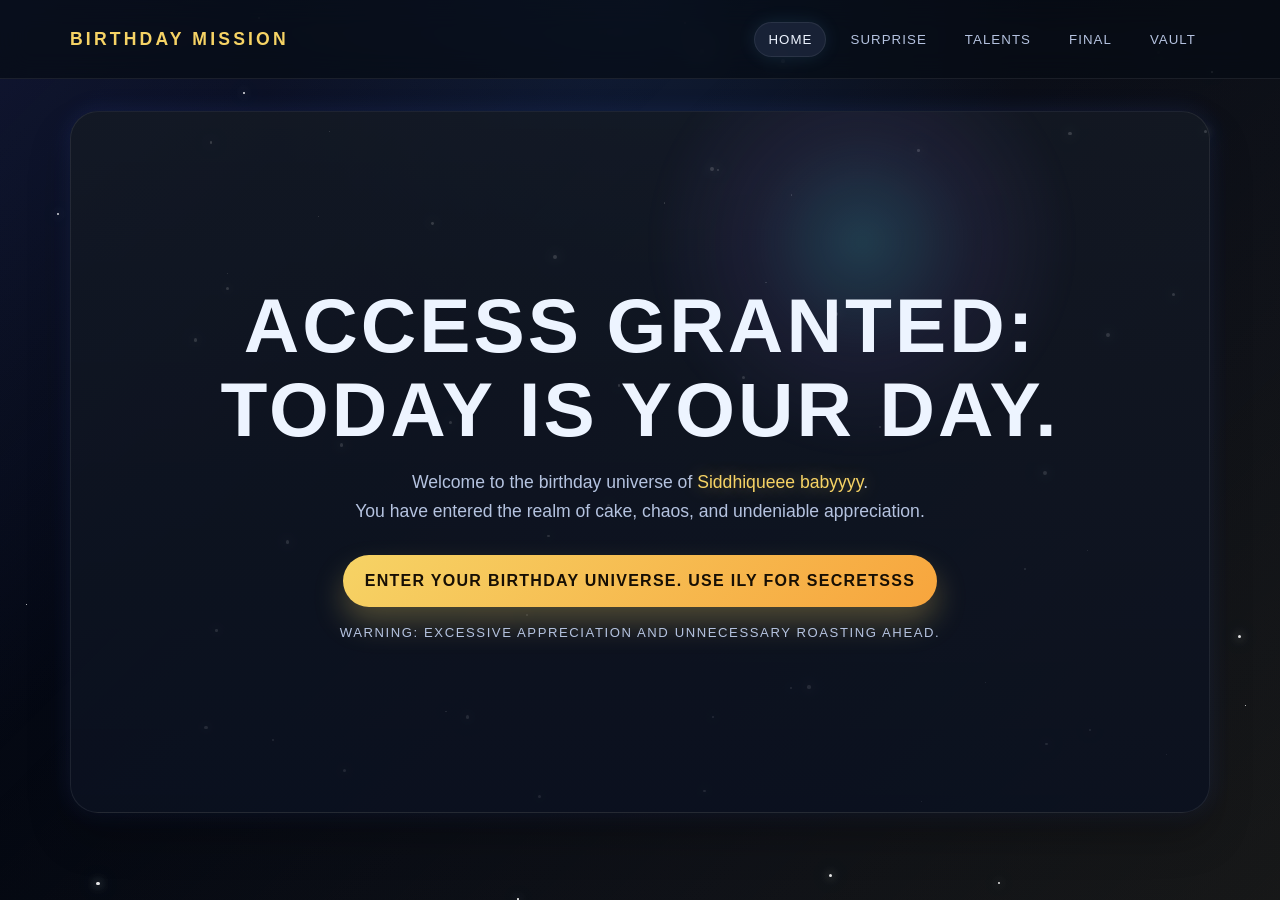
<file: index.html>
<!DOCTYPE html>
<html lang="en">
  <head>
    <meta charset="UTF-8" />
    <meta name="viewport" content="width=device-width, initial-scale=1.0" />
    <title>Birthday Portal</title>
    <link rel="stylesheet" href="css/style.css" />
    <link rel="stylesheet" href="css/animations.css" />
  </head>
  <body>
    <div class="stars" aria-hidden="true"></div>
    <div class="page-shell">
      <header class="topbar">
        <div class="topbar-inner">
          <div class="brand">Birthday Mission</div>
          <nav class="nav-links" aria-label="Main navigation">
            <a class="nav-link active" href="index.html" data-page="index.html">Home</a>
            <a class="nav-link" href="surprise.html" data-page="surprise.html">Surprise</a>
            <a class="nav-link" href="talents.html" data-page="talents.html">Talents</a>
            <!-- <a class="nav-link" href="roast.html" data-page="roast.html">Roast</a> -->
            <!-- <a class="nav-link" href="games.html" data-page="games.html">Arcade</a> -->
            <a class="nav-link" href="final.html" data-page="final.html">Final</a>
            <a class="nav-link" href="vault.html" data-page="vault.html">Vault</a>
          </nav>
          <!-- <button id="soundToggle" class="nav-btn" type="button" aria-pressed="true">🔊 Sound On</button> -->
        </div>
      </header>

      <main class="container">
        <section class="hero pulse-glow">
          <div class="hero-content fade-up">
            <!-- <div class="eyebrow" data-type-line>System Boot</div> -->
            <h1><span data-intro-line>ACCESS GRANTED: TODAY IS YOUR DAY.</span></h1>
            <div class="hero-subheader">
              Welcome to the birthday universe of <span class="big-name">Siddhiqueee babyyyy</span>.<br />
              You have entered the realm of cake, chaos, and undeniable appreciation.
            </div>
            <div class="hero-actions">
              <a class="primary-btn" href="surprise.html">ENTER YOUR BIRTHDAY UNIVERSE. USE ILY FOR SECRETSSS</a>
            </div>
            <div class="warning-note">Warning: excessive appreciation and unnecessary roasting ahead.</div>
          </div>
        </section>
      </main>
    </div>

    <script src="js/config.js"></script>
    <script src="js/main.js"></script>
    <script src="js/navigation.js"></script>
  </body>
</html>
</file>
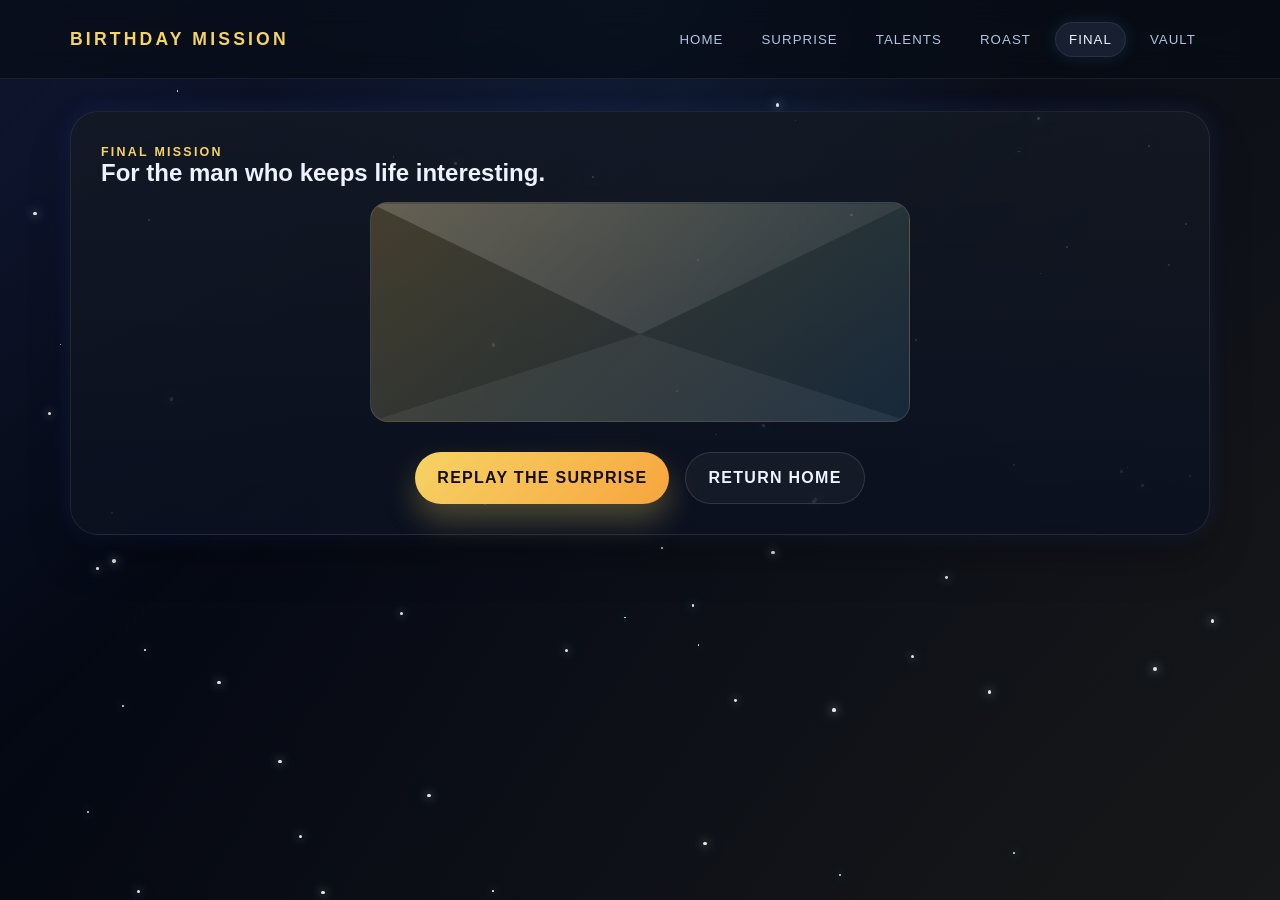
<file: final.html>
<!DOCTYPE html>
<html lang="en">
  <head>
    <meta charset="UTF-8" />
    <meta name="viewport" content="width=device-width, initial-scale=1.0" />
    <title>Final Birthday Message</title>
    <link rel="stylesheet" href="css/style.css" />
    <link rel="stylesheet" href="css/animations.css" />
  </head>
  <body>
    <div class="stars" aria-hidden="true"></div>
    <div class="page-shell">
      <header class="topbar">
        <div class="topbar-inner">
          <div class="brand">Birthday Mission</div>
          <nav class="nav-links" aria-label="Main navigation">
            <a class="nav-link" href="index.html" data-page="index.html">Home</a>
            <a class="nav-link" href="surprise.html" data-page="surprise.html">Surprise</a>
            <a class="nav-link" href="talents.html" data-page="talents.html">Talents</a>
            <a class="nav-link" href="roast.html" data-page="roast.html">Roast</a>
            <!-- <a class="nav-link" href="games.html" data-page="games.html">Arcade</a> -->
            <a class="nav-link active" href="final.html" data-page="final.html">Final</a>
            <a class="nav-link" href="vault.html" data-page="vault.html">Vault</a>
          </nav>
          <!-- <button id="soundToggle" class="nav-btn" type="button" aria-pressed="true">🔊 Sound On</button> -->
        </div>
      </header>

      <main class="container">
        <section class="final-letter-wrap fade-up">
          <div class="section-label">Final Mission</div>
          <h2>For the man who keeps life interesting.</h2>
          <div class="envelope" id="letterEnvelope" aria-label="Open birthday envelope">
            <div class="letter-paper">
              <p><strong data-birthday-greeting>Happy Birthday</strong> <span>BABBYYYY</span></p>
              <span>
                Hi baby!!!!
Happy 22nd bd!!!!
Its been 576 days since we started dating and every day has been joyful because of you..
I love you sooo sooo soooo muchhhhhh !!!
I love you more than anything in this world and you are the best thing that ever happened to me!!!
Everything about you iss soo freaking amazing and ik I might be thinking a bit too much but I cant wait to marry you and live with you forever./
Thanks for making me become a better person and thanks for existing honestly.
You make my days better and you make me look forward to waking up everyday ..
I know im talking bullshit but it is what it is.
Thanks for taking me on bike rides and thanks for always having my back!!
No matter how many tantrums I throw, you deal with everyone of them and you dont even get mad at me :sob: !
Im really lucky to have you as MY BOYFRIENDDDDDD
YOU ARE MY BOYFRIENDDDD AAAAAA IM FREAKING OUT WHILE WRITING THISSSSSS
I LOVE YOU SOOOO MUCHHHHHHHH 
I WANNA TELL HOW MUCH YOU MEAN TO ME BUT WORDS ARE JUST NOT ENOUGHHH
YOU FREAKING HOT PERSON 
I LOVEEEE YOUUUUUUUUUUUUU
              </span>
            </div>
          </div>
          <div class="button-row">
            <button class="primary-btn" id="replaySurprise" type="button">Replay the Surprise</button>
            <a class="secondary-btn" href="index.html">Return Home</a>
          </div>
        </section>
      </main>
    </div>

    <script src="js/config.js"></script>
    <script src="js/main.js"></script>
    <script src="js/navigation.js"></script>
    <script>
      document.addEventListener('DOMContentLoaded', () => {
        const envelope = document.getElementById('letterEnvelope');
        const replay = document.getElementById('replaySurprise');
        if (envelope) {
          envelope.addEventListener('click', () => {
            envelope.classList.toggle('open');
            window.birthdayAudio.play('celebration');
          });
        }
        if (replay) {
          replay.addEventListener('click', () => {
            window.location.href = 'surprise.html';
          });
        }
      });
    </script>
  </body>
</html>
</file>
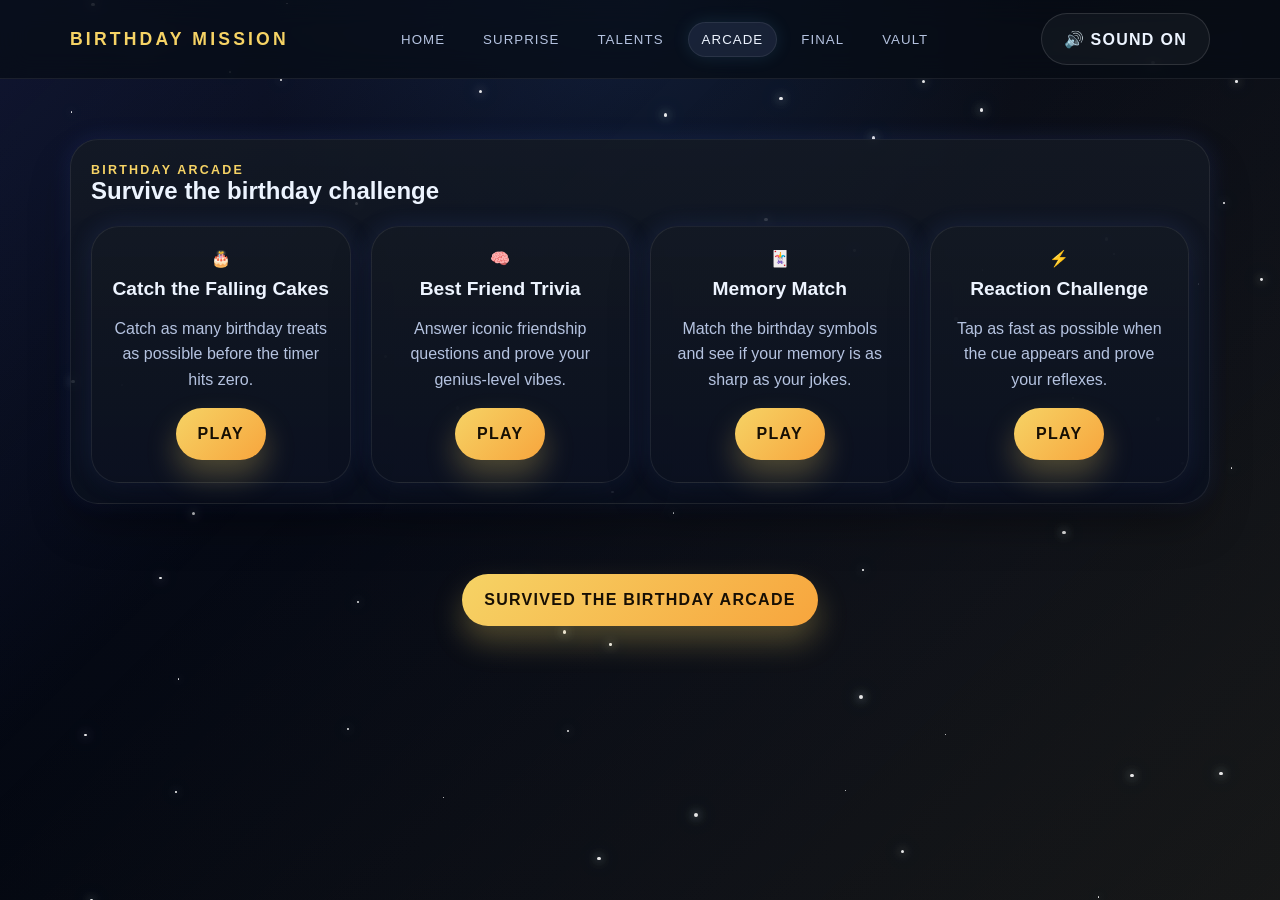
<file: games.html>
<!DOCTYPE html>
<html lang="en">
  <head>
    <meta charset="UTF-8" />
    <meta name="viewport" content="width=device-width, initial-scale=1.0" />
    <title>Birthday Arcade</title>
    <link rel="stylesheet" href="css/style.css" />
    <link rel="stylesheet" href="css/animations.css" />
    <link rel="stylesheet" href="css/games.css" />
  </head>
  <body>
    <div class="stars" aria-hidden="true"></div>
    <div class="page-shell">
      <header class="topbar">
        <div class="topbar-inner">
          <div class="brand">Birthday Mission</div>
          <nav class="nav-links" aria-label="Main navigation">
            <a class="nav-link" href="index.html" data-page="index.html">Home</a>
            <a class="nav-link" href="surprise.html" data-page="surprise.html">Surprise</a>
            <a class="nav-link" href="talents.html" data-page="talents.html">Talents</a>
            <!-- <a class="nav-link" href="roast.html" data-page="roast.html">Roast</a> -->
            <a class="nav-link active" href="games.html" data-page="games.html">Arcade</a>
            <a class="nav-link" href="final.html" data-page="final.html">Final</a>
            <a class="nav-link" href="vault.html" data-page="vault.html">Vault</a>
          </nav>
          <button id="soundToggle" class="nav-btn" type="button" aria-pressed="true">🔊 Sound On</button>
        </div>
      </header>

      <main class="container game-arcade-wrap">
        <section id="arcade-menu" class="panel game-panel active">
          <div class="section-label">Birthday Arcade</div>
          <h2>Survive the birthday challenge</h2>
          <div class="arcade-menu">
            <div class="game-card">
              <div aria-hidden="true">🎂</div>
              <h3>Catch the Falling Cakes</h3>
              <p>Catch as many birthday treats as possible before the timer hits zero.</p>
              <button class="primary-btn" data-game-start="cake-catch" type="button">Play</button>
            </div>
            <div class="game-card">
              <div aria-hidden="true">🧠</div>
              <h3>Best Friend Trivia</h3>
              <p>Answer iconic friendship questions and prove your genius-level vibes.</p>
              <button class="primary-btn" data-game-start="trivia" type="button">Play</button>
            </div>
            <div class="game-card">
              <div aria-hidden="true">🃏</div>
              <h3>Memory Match</h3>
              <p>Match the birthday symbols and see if your memory is as sharp as your jokes.</p>
              <button class="primary-btn" data-game-start="memory-match" type="button">Play</button>
            </div>
            <div class="game-card">
              <div aria-hidden="true">⚡</div>
              <h3>Reaction Challenge</h3>
              <p>Tap as fast as possible when the cue appears and prove your reflexes.</p>
              <button class="primary-btn" data-game-start="reaction" type="button">Play</button>
            </div>
          </div>
        </section>

        <section id="cake-catch-game" class="panel game-panel">
          <div class="section-label">Game 1</div>
          <h3>Catch the Falling Cakes</h3>
          <div class="game-stats">
            <span class="status-pill">Score: <span data-score>0</span></span>
            <span class="status-pill">Time: <span data-timer>20s</span></span>
          </div>
          <div class="cake-field">
            <div class="cake-basket" aria-label="Basket">🧺</div>
          </div>
          <div class="game-cta">
            <button class="primary-btn" data-game-action="start" type="button">Start Game</button>
            <button class="secondary-btn" data-game-action="restart" type="button">Restart</button>
            <button class="ghost-btn" data-back-to-menu type="button">Back to Arcade</button>
          </div>
          <p class="memo-line" data-status>Catch the cakes before the timer ends.</p>
        </section>

        <section id="trivia-game" class="panel game-panel">
          <div class="section-label">Game 2</div>
          <h3>Best Friend Trivia</h3>
          <div class="game-stats">
            <span class="status-pill" data-question-counter>Question 1/10</span>
            <span class="status-pill" data-score>Score: 0</span>
          </div>
          <div class="question-wrap">
            <h4 data-question>Loading question...</h4>
            <div data-choices></div>
            <p class="memo-line" data-feedback></p>
            <div class="game-cta">
              <button class="primary-btn" type="button" data-next-question>Next Question</button>
              <button class="secondary-btn" type="button" data-restart-trivia>Restart Trivia</button>
              <button class="ghost-btn" data-back-to-menu type="button">Back to Arcade</button>
            </div>
            <div data-result-screen class="hidden"></div>
          </div>
        </section>

        <section id="memory-match-game" class="panel game-panel">
          <div class="section-label">Game 3</div>
          <h3>Memory Match</h3>
          <div class="game-stats">
            <span class="status-pill" data-matches-status>Find all the pairs.</span>
            <span class="status-pill" data-moves>Moves: 0</span>
            <span class="status-pill" data-time>Time: 0s</span>
          </div>
          <div class="match-wrap">
            <div class="memory-board" data-memory-board></div>
            <div class="game-cta">
              <button class="secondary-btn" type="button" data-restart-memory>Replay Match</button>
              <button class="ghost-btn" data-back-to-menu type="button">Back to Arcade</button>
            </div>
            <div class="status-pill hidden" data-match-success style="margin-top: 16px;">Memory match complete.</div>
          </div>
        </section>

        <section id="reaction-game" class="panel game-panel">
          <div class="section-label">Game 4</div>
          <h3>Birthday Reaction Challenge</h3>
          <div class="reaction-wrap">
            <div class="reaction-cue" data-reaction-cue>Wait for it...</div>
            <div class="game-cta">
              <button class="primary-btn" type="button" data-reaction-start>Start Challenge</button>
              <button class="secondary-btn" type="button" data-reaction-restart>Restart</button>
              <button class="ghost-btn" data-back-to-menu type="button">Back to Arcade</button>
            </div>
            <p class="memo-line" data-reaction-result>Press start and wait for the signal.</p>
            <div data-start-screen>
              <p class="memo-line">The cue will appear after a random delay. Do not click early. Precision is the goal.</p>
            </div>
          </div>
        </section>

        <div class="button-row">
          <a class="primary-btn survived-button" href="final.html">Survived the Birthday Arcade</a>
        </div>
      </main>
    </div>

    <script src="js/config.js"></script>
    <script src="js/main.js"></script>
    <script src="js/navigation.js"></script>
    <script src="js/games.js"></script>
  </body>
</html>
</file>
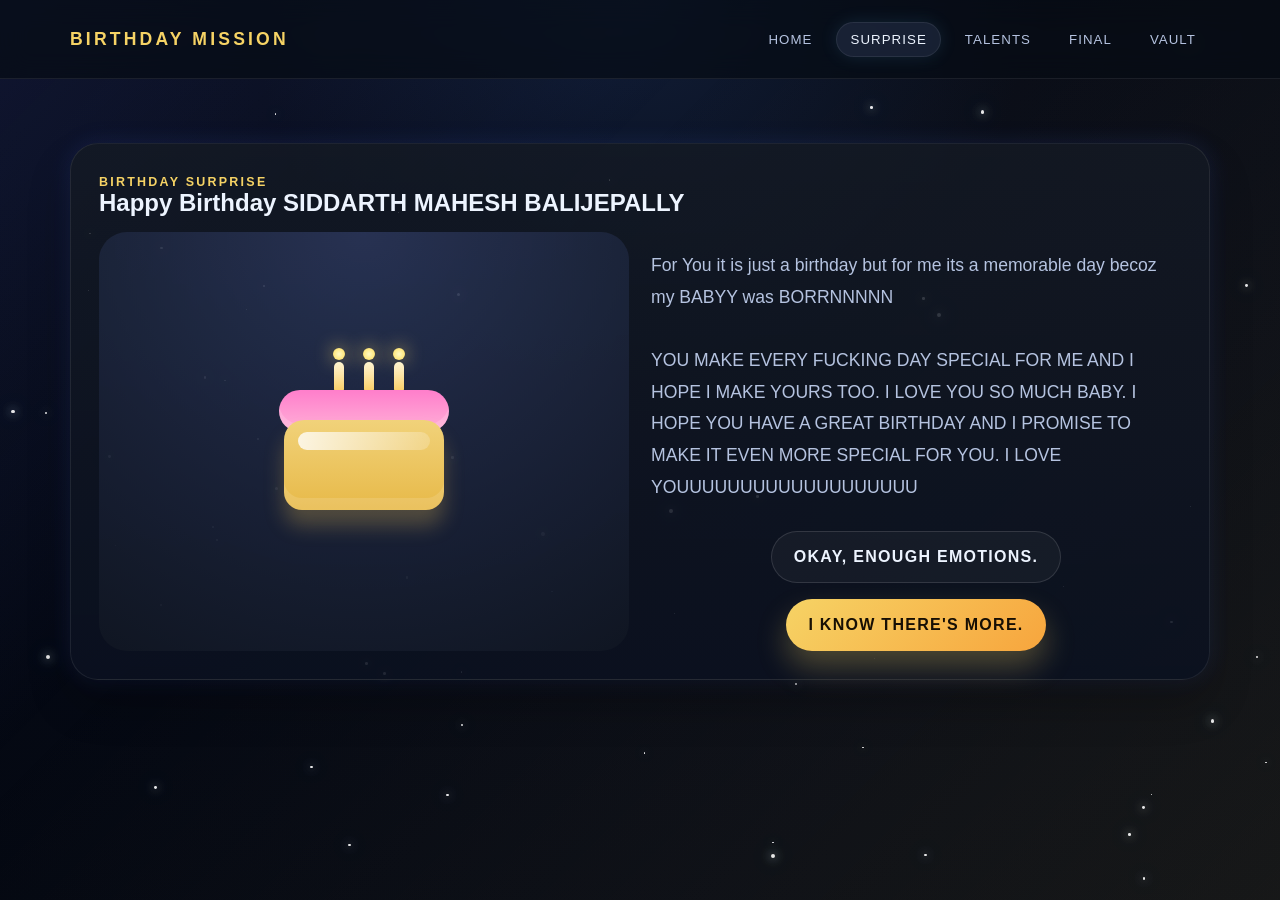
<file: surprise.html>
<!DOCTYPE html>
<html lang="en">
  <head>
    <meta charset="UTF-8" />
    <meta name="viewport" content="width=device-width, initial-scale=1.0" />
    <title>Birthday Surprise</title>
    <link rel="stylesheet" href="css/style.css" />
    <link rel="stylesheet" href="css/animations.css" />
  </head>
  <body>
    <div class="stars" aria-hidden="true"></div>
    <div class="page-shell">
      <header class="topbar">
        <div class="topbar-inner">
          <div class="brand">Birthday Mission</div>
          <nav class="nav-links" aria-label="Main navigation">
            <a class="nav-link" href="index.html" data-page="index.html">Home</a>
            <a class="nav-link active" href="surprise.html" data-page="surprise.html">Surprise</a>
            <a class="nav-link" href="talents.html" data-page="talents.html">Talents</a>
            <!-- <a class="nav-link" href="roast.html" data-page="roast.html">Roast</a> -->
            <!-- <a class="nav-link" href="games.html" data-page="games.html">Arcade</a> -->
            <a class="nav-link" href="final.html" data-page="final.html">Final</a>
            <a class="nav-link" href="vault.html" data-page="vault.html">Vault</a>
          </nav>
          <!-- <button id="soundToggle" class="nav-btn" type="button" aria-pressed="true">🔊 Sound On</button> -->
        </div>
      </header>

      <main class="container">
        <section class="panel fade-up">
          <div class="section-label">Birthday Surprise</div>
          <h2>Happy Birthday SIDDARTH MAHESH BALIJEPALLY</h2>
          <div class="confetti-container" id="confettiContainer" aria-hidden="true"></div>
          <div class="grid-two">
            <div class="cake-display">
              <div class="cake-illustration" aria-label="Birthday cake illustration">
                <div class="cake-candle" style="left: 35%;"></div>
                <div class="cake-candle" style="left: 50%;"></div>
                <div class="cake-candle" style="left: 65%;"></div>
                <div class="cake-icing"></div>
                <div class="cake-body"></div>
              </div>
            </div>
            <div>
              <p class="memo-line">
                For You it is just a birthday but for me its a memorable day becoz my BABYY was BORRNNNNN<br /><br />
                YOU MAKE EVERY FUCKING DAY SPECIAL FOR ME AND I HOPE I MAKE YOURS TOO. I LOVE YOU SO MUCH BABY. I HOPE YOU HAVE A GREAT BIRTHDAY AND I PROMISE TO MAKE IT EVEN MORE SPECIAL FOR YOU. I LOVE YOUUUUUUUUUUUUUUUUUUU
              </p>
              <!-- <div class="funny-response" id="funnyResponse">The birthday mission has started. Expect applause, cake, and light emotional damage.</div> -->
              <div class="button-row">
                <button class="secondary-btn" id="emotionButton" type="button">OKAY, ENOUGH EMOTIONS.</button>
                <button class="primary-btn" id="moreButton" type="button">I KNOW THERE'S MORE.</button>
              </div>
            </div>
          </div>
        </section>
      </main>
    </div>

    <script src="js/config.js"></script>
    <script src="js/main.js"></script>
    <script src="js/navigation.js"></script>
    <script src="js/surprises.js"></script>
  </body>
</html>
</file>
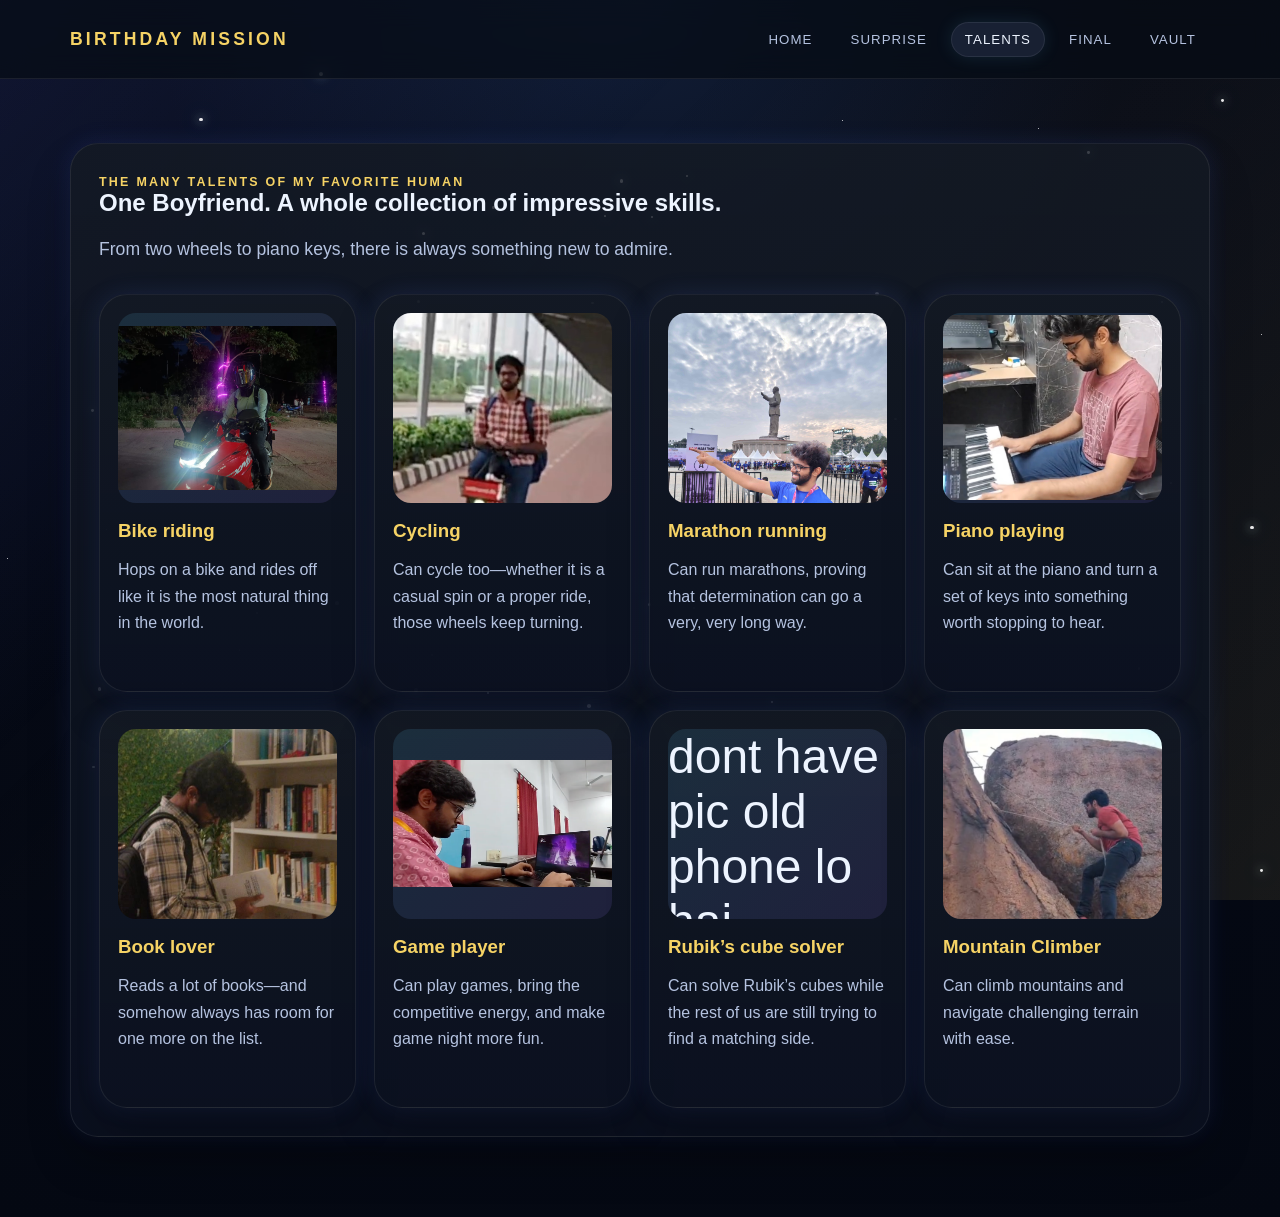
<file: talents.html>
<!DOCTYPE html>
<html lang="en">
  <head>
    <meta charset="UTF-8" />
    <meta name="viewport" content="width=device-width, initial-scale=1.0" />
    <title>All Your Talents</title>
    <link rel="stylesheet" href="css/style.css" />
    <link rel="stylesheet" href="css/animations.css" />
  </head>
  <body>
    <div class="stars" aria-hidden="true"></div>
    <div class="page-shell">
      <header class="topbar">
        <div class="topbar-inner">
          <div class="brand">Birthday Mission</div>
          <nav class="nav-links" aria-label="Main navigation">
            <a class="nav-link" href="index.html" data-page="index.html">Home</a>
            <a class="nav-link" href="surprise.html" data-page="surprise.html">Surprise</a>
            <a class="nav-link active" href="talents.html" data-page="talents.html">Talents</a>
            <!-- <a class="nav-link" href="roast.html" data-page="roast.html">Roast</a> -->
            <!-- <a class="nav-link" href="games.html" data-page="games.html">Arcade</a> -->
            <a class="nav-link" href="final.html" data-page="final.html">Final</a>
            <a class="nav-link" href="vault.html" data-page="vault.html">Vault</a>
          </nav>
          <!-- <button id="soundToggle" class="nav-btn" type="button" aria-pressed="true">🔊 Sound On</button> -->
        </div>
      </header>

      <main class="container">
        <section class="panel fade-up">
          <div class="section-label">The many talents of my favorite human</div>
          <h2>One Boyfriend. A whole collection of impressive skills.</h2>
          <p class="memo-line">From two wheels to piano keys, there is always something new to admire.</p>

          <div class="talent-grid">
            <article class="talent-card" data-talent-id="bike-riding">
              <div class="talent-photo">
                <!-- <span class="talent-icon" aria-hidden="true">🚲</span> -->
                <img src="./assets/images/bike.JPG"/>
              </div>
              <h3>Bike riding</h3>
              <p>Hops on a bike and rides off like it is the most natural thing in the world.</p>
              <div class="talent-photo-controls">
                <!-- <label class="secondary-btn talent-photo-button">
                  Add photo
                  <input class="talent-photo-input visually-hidden" type="file" accept="image/*" aria-label="Add a photo for bike riding" />
                </label> -->
                <button class="ghost-btn talent-photo-remove" type="button" hidden>Remove photo</button>
              </div>
              <p class="talent-photo-status" aria-live="polite"></p>
            </article>
            <article class="talent-card" data-talent-id="cycling">
              <div class="talent-photo">
                <!-- <span class="talent-icon" aria-hidden="true">🚴</span> -->
                <img src="./assets/images/cycle.jpg" hidden />
              </div>
              <h3>Cycling</h3>
              <p>Can cycle too—whether it is a casual spin or a proper ride, those wheels keep turning.</p>
              <div class="talent-photo-controls">
                <!-- <label class="secondary-btn talent-photo-button">
                  Add photo
                  <input class="talent-photo-input visually-hidden" type="file" accept="image/*" aria-label="Add a photo for cycling" />
                </label> -->
                <button class="ghost-btn talent-photo-remove" type="button" hidden>Remove photo</button>
              </div>
              <p class="talent-photo-status" aria-live="polite"></p>
            </article>
            <article class="talent-card" data-talent-id="marathon-running">
              <div class="talent-photo">
                <!-- <span class="talent-icon" aria-hidden="true">🏃</span> -->
                <img src="./assets/images/marathon.jpg"  />
              </div>
              <h3>Marathon running</h3>
              <p>Can run marathons, proving that determination can go a very, very long way.</p>
              <div class="talent-photo-controls">
                <!-- <label class="secondary-btn talent-photo-button">
                  Add photo
                  <input class="talent-photo-input visually-hidden" type="file" accept="image/*" aria-label="Add a photo for marathon running" />
                </label> -->
                <button class="ghost-btn talent-photo-remove" type="button" hidden>Remove photo</button>
              </div>
              <p class="talent-photo-status" aria-live="polite"></p>
            </article>
            <article class="talent-card" data-talent-id="piano-playing">
              <div class="talent-photo">
                <!-- <span class="talent-icon" aria-hidden="true">🎹</span> -->
                <img src="./assets/images/piano.jpg"/>
              </div>
              <h3>Piano playing</h3>
              <p>Can sit at the piano and turn a set of keys into something worth stopping to hear.</p>
              <div class="talent-photo-controls">
                <!-- <label class="secondary-btn talent-photo-button">
                  Add photo
                  <input class="talent-photo-input visually-hidden" type="file" accept="image/*" aria-label="Add a photo for piano playing" />
                </label> -->
                <button class="ghost-btn talent-photo-remove" type="button" hidden>Remove photo</button>
              </div>
              <p class="talent-photo-status" aria-live="polite"></p>
            </article>
            <article class="talent-card" data-talent-id="reading">
              <div class="talent-photo">
                <!-- <span class="talent-icon" aria-hidden="true">📚</span> -->
                <img src="./assets/images/books.png"/>
              </div>
              <h3>Book lover</h3>
              <p>Reads a lot of books—and somehow always has room for one more on the list.</p>
              <div class="talent-photo-controls">
                <!-- <label class="secondary-btn talent-photo-button">
                  Add photo
                  <input class="talent-photo-input visually-hidden" type="file" accept="image/*" aria-label="Add a photo for reading books" />
                </label> -->
                <button class="ghost-btn talent-photo-remove" type="button" hidden>Remove photo</button>
              </div>
              <p class="talent-photo-status" aria-live="polite"></p>
            </article>
            <article class="talent-card" data-talent-id="gaming">
              <div class="talent-photo">
                <!-- <span class="talent-icon" aria-hidden="true">🎮</span> -->
                <img src="./assets/images/gaming.png"/>
              </div>
              <h3>Game player</h3>
              <p>Can play games, bring the competitive energy, and make game night more fun.</p>
              <div class="talent-photo-controls">
                <!-- <label class="secondary-btn talent-photo-button">
                  Add photo
                  <input class="talent-photo-input visually-hidden" type="file" accept="image/*" aria-label="Add a photo for playing games" />
                </label> -->
                <button class="ghost-btn talent-photo-remove" type="button" hidden>Remove photo</button>
              </div>
              <p class="talent-photo-status" aria-live="polite"></p>
            </article>
            <article class="talent-card" data-talent-id="rubiks-cube">
              <div class="talent-photo">
                <span class="talent-icon" aria-hidden="true">dont have pic old phone lo hai</span>
                <img class="talent-photo-image" alt="Solving a Rubik’s cube" hidden />
              </div>
              <h3>Rubik’s cube solver</h3>
              <p>Can solve Rubik’s cubes while the rest of us are still trying to find a matching side.</p>
              <div class="talent-photo-controls">
                <!-- <label class="secondary-btn talent-photo-button">
                  Add photo
                  <input class="talent-photo-input visually-hidden" type="file" accept="image/*" aria-label="Add a photo for solving Rubik’s cubes" />
                </label> -->
                <button class="ghost-btn talent-photo-remove" type="button" hidden>Remove photo</button>
              </div>
              <p class="talent-photo-status" aria-live="polite"></p>
            </article>
            <article class="talent-card" data-talent-id="rubiks-cube">
              <div class="talent-photo">
                <!-- <span class="talent-icon" aria-hidden="true">🧩</span> -->
                <img src="./assets/images/mountain.png" />
              </div>
              <h3>Mountain Climber</h3>
              <p>Can climb mountains and navigate challenging terrain with ease.</p>
              <div class="talent-photo-controls">
                <!-- <label class="secondary-btn talent-photo-button">
                  Add photo
                  <input class="talent-photo-input visually-hidden" type="file" accept="image/*" aria-label="Add a photo for solving Rubik’s cubes" />
                </label> -->
                <button class="ghost-btn talent-photo-remove" type="button" hidden>Remove photo</button>
              </div>
              <p class="talent-photo-status" aria-live="polite"></p>
            </article>
          </div>
        </section>
      </main>
    </div>

    <script src="js/config.js"></script>
    <script src="js/main.js"></script>
    <script src="js/navigation.js"></script>
    <script src="js/talents.js"></script>
  </body>
</html>
</file>
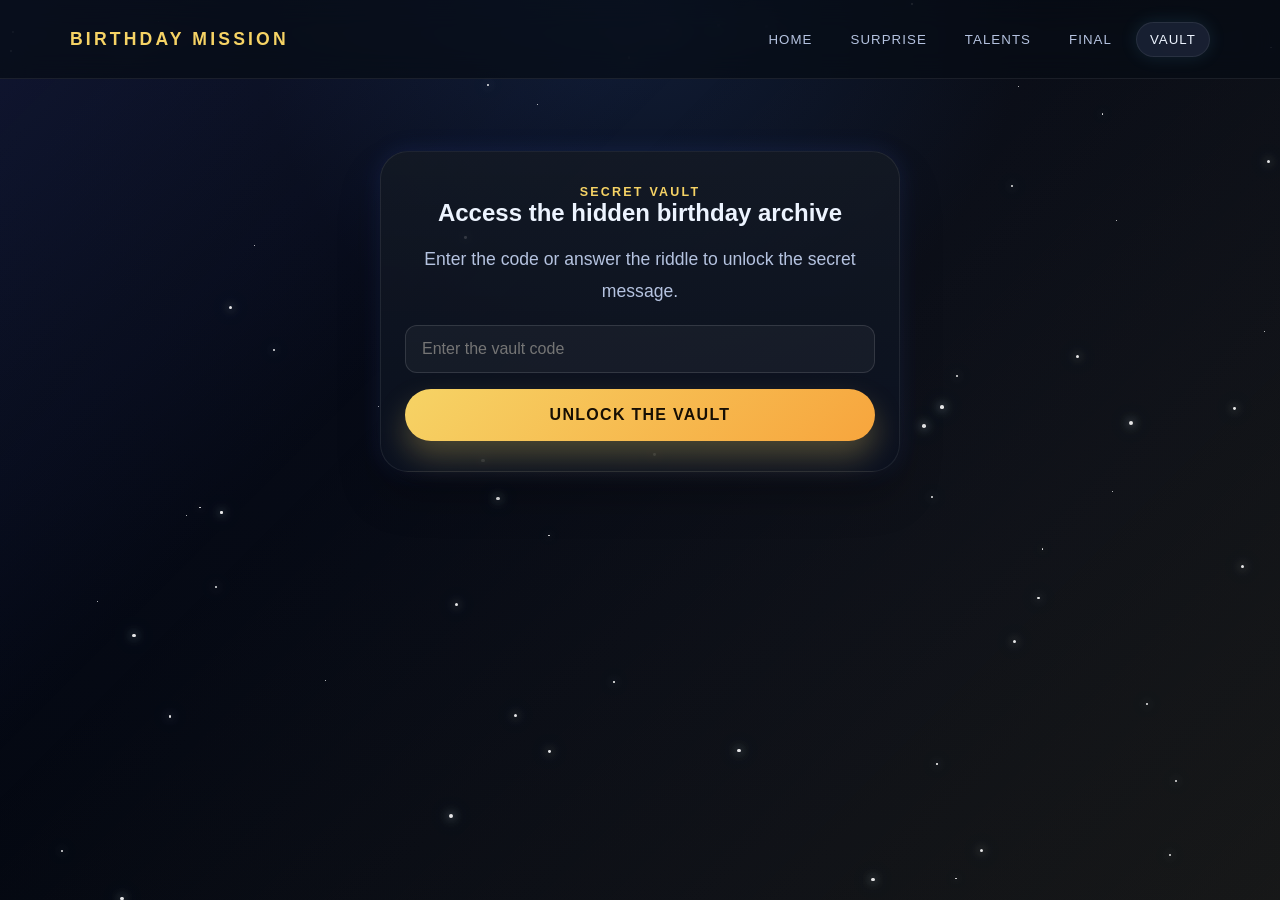
<file: vault.html>
<!DOCTYPE html>
<html lang="en">
  <head>
    <meta charset="UTF-8" />
    <meta name="viewport" content="width=device-width, initial-scale=1.0" />
    <title>Birthday Secret Vault</title>
    <link rel="stylesheet" href="css/style.css" />
    <link rel="stylesheet" href="css/animations.css" />
  </head>
  <body>
    <div class="stars" aria-hidden="true"></div>
    <div class="page-shell">
      <header class="topbar">
        <div class="topbar-inner">
          <div class="brand">Birthday Mission</div>
          <nav class="nav-links" aria-label="Main navigation">
            <a class="nav-link" href="index.html" data-page="index.html">Home</a>
            <a class="nav-link" href="surprise.html" data-page="surprise.html">Surprise</a>
            <a class="nav-link" href="talents.html" data-page="talents.html">Talents</a>
            <!-- <a class="nav-link" href="roast.html" data-page="roast.html">Roast</a> -->
            <!-- <a class="nav-link" href="games.html" data-page="games.html">Arcade</a> -->
            <a class="nav-link" href="final.html" data-page="final.html">Final</a>
            <a class="nav-link active" href="vault.html" data-page="vault.html">Vault</a>
          </nav>
          <!-- <button id="soundToggle" class="nav-btn" type="button" aria-pressed="true">🔊 Sound On</button> -->
        </div>
      </header>

      <main class="container">
        <section class="vault-box fade-up">
          <div class="section-label">Secret Vault</div>
          <h2>Access the hidden birthday archive</h2>
          <p class="memo-line">Enter the code or answer the riddle to unlock the secret message.</p>
          <div class="form-block">
            <input id="vaultInput" type="text" placeholder="Enter the vault code" aria-label="Secret vault code" />
            <button class="primary-btn" id="unlockBtn" type="button">Unlock the Vault</button>
          </div>
          <div class="secret-content" id="secretContent">
            <h3>Access granted.</h3>
            <p class="memo-line">OMG HAPPY BD BABYYYYYY</p>
            <ul class="memo-line" style="padding-left: 20px; line-height: 1.8;">
              <li>You are officially a legendary human being.</li>
              <li>Your BOYFRIEND energy is elite.</li>
              <li>I LOVEEEE YOUUUUUUU AAAAAAAAAAAAAAA</li>
            </ul>
            <img src="./assets/images/hott.jpg">
            <span> HAPPY BIRTHDAAYYYY 😘😘😘😘😘😘</span>
            <div class="button-row">
              <a class="primary-btn" href="final.html">Return to the finale</a>
            </div>
          </div>
        </section>
      </main>
    </div>

    <script src="js/config.js"></script>
    <script src="js/main.js"></script>
    <script src="js/navigation.js"></script>
    <script>
      document.addEventListener('DOMContentLoaded', () => {
        const config = window.BIRTHDAY_CONFIG || {};
        const input = document.getElementById('vaultInput');
        const unlockBtn = document.getElementById('unlockBtn');
        const secret = document.getElementById('secretContent');
        const code = (config.secretVaultCode || '[YOUR CODE]').toString();
        const riddle = config.vaultRiddle || '[RIDDLE OR CLUE]';

        const revealMessage = () => {
          const value = input.value.trim();
          if (value === code || value.toLowerCase() === riddle.toLowerCase()) {
            if (secret) secret.classList.add('visible');
            window.birthdayAudio.play('celebration');
          } else {
            if (secret) secret.classList.remove('visible');
            window.alert('Wrong code. Try again or read the riddle clue.');
          }
        };

        if (unlockBtn) {
          unlockBtn.addEventListener('click', revealMessage);
        }
        if (input) {
          input.addEventListener('keydown', (event) => {
            if (event.key === 'Enter') revealMessage();
          });
        }
      });
    </script>
  </body>
</html>
</file>
<file: css/style.css>
:root {
  --bg: #070b17;
  --bg-alt: #111a2f;
  --panel: rgba(17, 24, 40, 0.7);
  --panel-strong: rgba(18, 25, 42, 0.9);
  --gold: #f6d365;
  --gold-strong: #ffd76a;
  --sky: #5fd1ff;
  --purple: #9c7bff;
  --pink: #ff7ecb;
  --text: #edf4ff;
  --muted: #b5c3e0;
  --success: #7efec8;
  --shadow: rgba(0, 0, 0, 0.45);
  --shadow-glow: rgba(116, 182, 255, 0.45);
  --radius-lg: 28px;
  --radius-md: 18px;
  --radius-sm: 12px;
  --nav-height: 78px;
}

* { box-sizing: border-box; }
html { scroll-behavior: smooth; }
body {
  margin: 0;
  font-family: "Segoe UI", Tahoma, Geneva, Verdana, sans-serif;
  background: radial-gradient(circle at top, #111d36 0%, var(--bg) 35%, #040812 100%);
  color: var(--text);
  min-height: 100vh;
}

a { color: inherit; text-decoration: none; }
button, input, select {
  font: inherit;
}
img { max-width: 100%; display: block; }

body::before {
  content: "";
  position: fixed;
  inset: 0;
  background: linear-gradient(135deg, rgba(92, 112, 255, 0.12), transparent 35%, rgba(255, 215, 106, 0.08));
  pointer-events: none;
}

.stars {
  position: fixed;
  inset: 0;
  pointer-events: none;
  overflow: hidden;
  z-index: 0;
}

.star {
  position: absolute;
  display: block;
  border-radius: 50%;
  background: rgba(255, 255, 255, 0.9);
  box-shadow: 0 0 10px rgba(255,255,255,0.8), 0 0 18px rgba(95,209,255,0.75);
  animation: twinkle 7s ease-in-out infinite alternate;
}

@keyframes twinkle {
  0% { opacity: 0.25; transform: scale(0.8); }
  50% { opacity: 1; transform: scale(1.2); }
  100% { opacity: 0.6; transform: scale(0.9); }
}

@keyframes floatUp {
  0% { transform: translateY(20px); opacity: 0; }
  100% { transform: translateY(0); opacity: 1; }
}

.page-shell {
  position: relative;
  z-index: 1;
  min-height: 100vh;
}

.topbar {
  position: sticky;
  top: 0;
  z-index: 10;
  backdrop-filter: blur(14px);
  background: rgba(6, 12, 20, 0.7);
  border-bottom: 1px solid rgba(255,255,255,0.08);
}

.topbar-inner {
  max-width: 1180px;
  margin: 0 auto;
  height: var(--nav-height);
  display: flex;
  align-items: center;
  justify-content: space-between;
  gap: 20px;
  padding: 0 20px;
}

.brand {
  font-size: 1.1rem;
  letter-spacing: 0.18em;
  text-transform: uppercase;
  color: var(--gold);
  font-weight: 700;
}

.nav-links {
  display: flex;
  flex-wrap: wrap;
  align-items: center;
  justify-content: flex-end;
  gap: 10px;
}

.nav-link {
  position: relative;
  padding: 10px 14px;
  border-radius: 999px;
  color: var(--muted);
  font-size: 0.83rem;
  letter-spacing: 0.08em;
  text-transform: uppercase;
  transition: all 0.25s ease;
}

.nav-link:hover,
.nav-link.active {
  color: var(--text);
  background: rgba(140, 168, 255, 0.12);
  box-shadow: inset 0 0 0 1px rgba(255,255,255,0.08), 0 0 18px rgba(95,209,255,0.12);
}

.container {
  max-width: 1180px;
  margin: 0 auto;
  padding: 32px 20px 80px;
}

.hero,
.panel,
.memory-card,
.talent-card,
.game-card,
.roast-panel,
.reveal-box,
.final-letter-wrap,
.vault-box {
  background: linear-gradient(180deg, rgba(20, 26, 36, 0.82), rgba(11, 17, 32, 0.9));
  border: 1px solid rgba(255,255,255,0.08);
  box-shadow: 0 24px 40px rgba(0,0,0,0.25), 0 0 24px rgba(88, 122, 255, 0.14);
  border-radius: var(--radius-lg);
}

.hero {
  min-height: 78vh;
  display: grid;
  place-items: center;
  padding: 52px 24px;
  text-align: center;
  position: relative;
  overflow: hidden;
}

.hero::before {
  content: "";
  position: absolute;
  width: 420px;
  height: 420px;
  background: radial-gradient(circle, rgba(95, 209, 255, 0.2), rgba(156, 123, 255, 0.08), transparent 72%);
  filter: blur(8px);
  top: -80px;
  right: 12%;
}

.hero-content {
  position: relative;
  z-index: 1;
  max-width: 900px;
}

.eyebrow,
.section-label {
  display: inline-block;
  letter-spacing: 0.18em;
  text-transform: uppercase;
  color: var(--gold);
  font-size: 0.78rem;
  font-weight: 700;
}

h1, h2, h3 {
  margin: 0 0 16px;
  line-height: 1.1;
}

h1 {
  font-size: clamp(2.8rem, 6vw, 6rem);
  letter-spacing: 0.04em;
  text-transform: uppercase;
}

.big-name {
  color: var(--gold);
  text-shadow: 0 0 18px rgba(246,211,101,0.45);
}

.hero-subheader {
  max-width: 700px;
  margin: 0 auto;
  color: var(--muted);
  font-size: 1.1rem;
  line-height: 1.7;
}

.hero-actions,
.button-row,
.inline-actions {
  display: flex;
  justify-content: center;
  flex-wrap: wrap;
  gap: 16px;
  margin-top: 28px;
}

.primary-btn,
.secondary-btn,
.ghost-btn,
.choice-option,
.memory-expand,
.nav-btn {
  border: none;
  cursor: pointer;
  transition: transform 0.2s ease, box-shadow 0.2s ease, opacity 0.2s ease;
}

.primary-btn,
.secondary-btn,
.nav-btn {
  display: inline-flex;
  align-items: center;
  justify-content: center;
  min-height: 52px;
  padding: 0 22px;
  border-radius: 999px;
  font-weight: 700;
  letter-spacing: 0.08em;
  text-transform: uppercase;
}

.primary-btn {
  background: linear-gradient(135deg, var(--gold), #f7a53d);
  color: #170f04;
  box-shadow: 0 16px 30px rgba(246,211,101,0.28);
}

.secondary-btn,
.ghost-btn,
.nav-btn {
  background: rgba(255,255,255,0.04);
  color: var(--text);
  border: 1px solid rgba(255,255,255,0.12);
}

.primary-btn:hover,
.secondary-btn:hover,
.ghost-btn:hover,
.nav-btn:hover,
.choice-option:hover,
.memory-expand:hover {
  transform: translateY(-2px);
}

.warning-note {
  display: inline-block;
  margin-top: 18px;
  color: var(--muted);
  font-size: 0.82rem;
  letter-spacing: 0.12em;
  text-transform: uppercase;
}

.panel {
  padding: 28px;
  margin-top: 32px;
}

.grid-two {
  display: grid;
  grid-template-columns: repeat(2, minmax(0, 1fr));
  gap: 22px;
}

.cake-display {
  display: grid;
  place-items: center;
  min-height: 300px;
  background: radial-gradient(circle at top, rgba(120, 149, 255, 0.22), rgba(17, 23, 35, 0.8));
  border-radius: var(--radius-lg);
  position: relative;
  overflow: hidden;
}

.cake-illustration {
  position: relative;
  width: 200px;
  height: 200px;
  animation: floatUp 1.2s ease both;
}

.cake-body {
  position: absolute;
  left: 50%;
  bottom: 32px;
  transform: translateX(-50%);
  width: 160px;
  height: 90px;
  background: linear-gradient(180deg, #f1d27a, #e7b948);
  border-radius: 20px 20px 18px 18px;
  box-shadow: inset 0 -12px rgba(255,255,255,0.12), 0 16px 20px rgba(230, 185, 82, 0.28);
}

.cake-body::before {
  content: "";
  position: absolute;
  inset: 12px 14px auto;
  height: 18px;
  border-radius: 999px;
  background: linear-gradient(90deg, rgba(255,255,255,0.8), rgba(255,255,255,0.2));
}

.cake-icing {
  position: absolute;
  left: 50%;
  bottom: 110px;
  transform: translateX(-50%);
  width: 170px;
  height: 42px;
  border-radius: 999px;
  background: linear-gradient(180deg, #ff7ecb, #ffb1d8);
  box-shadow: inset 0 -8px rgba(255,255,255,0.16);
}

.cake-candle {
  position: absolute;
  width: 10px;
  height: 32px;
  border-radius: 999px;
  background: linear-gradient(180deg, #fff7db, #f9ca5a);
  bottom: 148px;
  animation: flicker 0.8s ease-in-out infinite alternate;
}

.cake-candle::before {
  content: "";
  position: absolute;
  width: 12px;
  height: 12px;
  border-radius: 50%;
  background: radial-gradient(circle, #fff9c4, #ffdd57);
  left: 50%;
  transform: translateX(-50%);
  top: -14px;
  box-shadow: 0 0 18px rgba(255,222,107,0.8);
}

.cake-candle:nth-child(2) { left: 42%; }
.cake-candle:nth-child(3) { left: 52%; }
.cake-candle:nth-child(4) { left: 62%; }

@keyframes flicker {
  0% { transform: scaleY(1); opacity: 1; }
  100% { transform: scaleY(1.14); opacity: 0.82; }
}

.confetti-container {
  position: absolute;
  inset: 0;
  pointer-events: none;
  overflow: hidden;
}

.confetti-piece {
  position: absolute;
  top: -12px;
  width: 10px;
  height: 18px;
  border-radius: 6px;
  opacity: 0.95;
  animation: fall 3s ease-in forwards;
}

@keyframes fall {
  0% { transform: translateY(0) rotate(0deg); opacity: 0; }
  10% { opacity: 1; }
  100% { transform: translateY(500px) rotate(360deg) translateX(var(--x)); opacity: 0; }
}

.memo-line {
  color: var(--muted);
  font-size: 1.1rem;
  line-height: 1.8;
}

.funny-response {
  margin-top: 18px;
  min-height: 48px;
  color: var(--gold);
  font-weight: 600;
}

.memory-gallery {
  display: grid;
  grid-template-columns: repeat(auto-fit, minmax(240px, 1fr));
  gap: 24px;
  margin-top: 26px;
}

.talent-grid {
  display: grid;
  grid-template-columns: repeat(auto-fit, minmax(220px, 1fr));
  gap: 18px;
  margin-top: 28px;
}

.talent-card {
  padding: 18px;
  transition: transform 0.22s ease, border-color 0.22s ease;
}

.talent-card:hover {
  transform: translateY(-5px);
  border-color: rgba(95, 209, 255, 0.4);
}

.talent-icon {
  display: block;
  font-size: 3rem;
}

.talent-photo {
  display: grid;
  place-items: center;
  height: 190px;
  margin-bottom: 18px;
  overflow: hidden;
  border-radius: var(--radius-md);
  background: linear-gradient(135deg, rgba(95,209,255,0.12), rgba(156,123,255,0.12));
}

.talent-photo-image {
  width: 100%;
  height: 100%;
  object-fit: cover;
}

.talent-photo-image[hidden],
.talent-photo-remove[hidden] {
  display: none;
}

.talent-photo-controls {
  display: flex;
  flex-wrap: wrap;
  gap: 10px;
  margin-top: 18px;
}

.talent-photo-button,
.talent-photo-remove {
  min-height: 40px;
  padding: 0 14px;
  font-size: 0.72rem;
  letter-spacing: 0.04em;
}

.talent-photo-button {
  cursor: pointer;
}

.visually-hidden {
  position: absolute;
  width: 1px;
  height: 1px;
  padding: 0;
  margin: -1px;
  overflow: hidden;
  clip: rect(0, 0, 0, 0);
  white-space: nowrap;
  border: 0;
}

.talent-photo-button:focus-within {
  outline: 2px solid var(--sky);
  outline-offset: 3px;
}

.talent-photo-status {
  min-height: 1.4em;
  margin: 10px 0 0;
  color: var(--muted);
  font-size: 0.82rem;
  line-height: 1.4;
}

.talent-card h3 {
  color: var(--gold);
}

.talent-card p {
  margin: 0;
  color: var(--muted);
  line-height: 1.65;
}

.memory-card {
  overflow: hidden;
  display: flex;
  flex-direction: column;
  min-height: 350px;
  transition: transform 0.22s ease, border-color 0.22s ease;
}

.memory-card:hover {
  transform: translateY(-5px);
  border-color: rgba(95, 209, 255, 0.4);
}

.memory-image-wrap {
  height: 200px;
  overflow: hidden;
  background: linear-gradient(135deg, rgba(95,209,255,0.18), rgba(156,123,255,0.1));
}

.memory-image {
  width: 100%;
  height: 100%;
  object-fit: cover;
  transition: transform 0.3s ease;
}

.memory-card:hover .memory-image {
  transform: scale(1.05);
}

.memory-card-body {
  padding: 18px 18px 10px;
}

.memory-tag {
  display: inline-block;
  padding: 6px 10px;
  border-radius: 999px;
  background: rgba(95, 209, 255, 0.12);
  color: var(--sky);
  font-size: 0.7rem;
  letter-spacing: 0.08em;
  text-transform: uppercase;
  margin-bottom: 10px;
}

.memory-note {
  padding: 0 18px 20px;
  color: var(--muted);
  line-height: 1.65;
}

.hidden {
  display: none !important;
}

.timeline {
  margin-top: 30px;
  display: grid;
  gap: 18px;
}

.timeline-item {
  display: grid;
  grid-template-columns: 120px 1fr;
  gap: 18px;
  padding: 18px 20px;
  border-radius: 18px;
  background: rgba(255,255,255,0.02);
  border: 1px solid rgba(255,255,255,0.05);
}

.timeline-date {
  color: var(--gold);
  font-weight: 700;
  letter-spacing: 0.08em;
  text-transform: uppercase;
}

.rating-row {
  margin-top: 18px;
}

.rating-labels {
  display: flex;
  justify-content: space-between;
  gap: 10px;
  margin-bottom: 8px;
  color: var(--muted);
}

.rating-bar {
  position: relative;
  width: 100%;
  height: 14px;
  border-radius: 999px;
  overflow: hidden;
  background: rgba(255,255,255,0.06);
}

.rating-bar span {
  position: absolute;
  inset: 0 auto 0 0;
  border-radius: inherit;
  background: linear-gradient(90deg, var(--gold), var(--sky), var(--purple));
  box-shadow: 0 0 18px rgba(95,209,255,0.25);
}

.arcade-menu {
  display: grid;
  grid-template-columns: repeat(auto-fit, minmax(210px, 1fr));
  gap: 20px;
  margin-top: 22px;
}

.game-card {
  padding: 22px 18px;
  text-align: center;
}

.game-card h3 {
  font-size: 1.2rem;
  margin-top: 10px;
}

.game-card p {
  color: var(--muted);
  line-height: 1.6;
}

.game-panel {
  display: none;
  margin-top: 28px;
  padding: 20px;
}

.game-panel.active { display: block; }

.game-box {
  background: rgba(255,255,255,0.02);
  border-radius: 18px;
  border: 1px solid rgba(255,255,255,0.08);
  padding: 18px;
  margin-top: 18px;
}

.cake-field {
  position: relative;
  height: 340px;
  border-radius: 18px;
  overflow: hidden;
  background: linear-gradient(180deg, rgba(63,94,251,0.18), rgba(10,12,22,0.8));
  border: 1px solid rgba(255,255,255,0.08);
}

.cake-basket {
  position: absolute;
  left: 0;
  bottom: 0;
  width: 120px;
  height: 54px;
  border-radius: 16px 16px 10px 10px;
  background: linear-gradient(180deg, #f7a855, #c07a26);
  box-shadow: inset 0 -12px rgba(0,0,0,0.12);
  display: flex;
  align-items: center;
  justify-content: center;
  font-size: 1.7rem;
}

.falling-cake {
  position: absolute;
  top: 0;
  width: 34px;
  height: 34px;
  display: grid;
  place-items: center;
  font-size: 1.4rem;
  filter: drop-shadow(0 8px 14px rgba(255,255,255,0.18));
}

.choice-option {
  display: block;
  width: 100%;
  text-align: left;
  background: rgba(255,255,255,0.03);
  border: 1px solid rgba(255,255,255,0.08);
  color: var(--text);
  padding: 14px 16px;
  border-radius: 12px;
  margin-top: 10px;
}

.choice-option:disabled {
  opacity: 0.65;
  cursor: not-allowed;
}

.memory-board {
  display: grid;
  grid-template-columns: repeat(4, minmax(0, 1fr));
  gap: 12px;
}

.memory-card-tile {
  aspect-ratio: 1;
  border: 1px solid rgba(255,255,255,0.08);
  background: linear-gradient(135deg, rgba(92,112,255,0.22), rgba(156,123,255,0.15));
  color: var(--text);
  font-size: 2rem;
  border-radius: 14px;
  cursor: pointer;
}

.reaction-cue {
  width: 140px;
  height: 140px;
  margin: 18px auto;
  display: grid;
  place-items: center;
  border-radius: 50%;
  background: radial-gradient(circle, rgba(246,211,101,0.8), rgba(255,126,203,0.55));
  color: #1a0a1f;
  font-weight: 900;
  box-shadow: 0 0 30px rgba(246,211,101,0.35);
  opacity: 0;
  transform: scale(0.8);
  transition: all 0.18s ease;
}

.reaction-cue.visible {
  opacity: 1;
  transform: scale(1);
}

.final-letter-wrap {
  padding: 30px;
}

.envelope {
  position: relative;
  max-width: 540px;
  margin: 0 auto 30px;
  height: 220px;
  border-radius: 18px;
  background: linear-gradient(135deg, rgba(255,209,92,0.22), rgba(95,209,255,0.12));
  border: 1px solid rgba(255,255,255,0.12);
  cursor: pointer;
  overflow: hidden;
}

.envelope::before,
.envelope::after {
  content: "";
  position: absolute;
  inset: 0;
  clip-path: polygon(0 0, 100% 0, 50% 60%);
  background: linear-gradient(135deg, rgba(255,255,255,0.18), rgba(255,255,255,0.02));
}

.envelope::after {
  clip-path: polygon(0 100%, 50% 60%, 100% 100%);
  background: rgba(255,255,255,0.06);
}

.letter-paper {
  position: absolute;
  inset: 18px 20px 18px 20px;
  border-radius: 14px;
  background: rgba(246,248,255,0.9);
  color: #14233f;
  padding: 22px;
  transform: translateY(40px);
  opacity: 0;
  transition: all 0.5s ease;
  box-shadow: 0 16px 30px rgba(0,0,0,0.18);
  overflow: auto;
}

.envelope.open .letter-paper {
  transform: translateY(0);
  opacity: 1;
}

.vault-box {
  max-width: 520px;
  margin: 40px auto;
  padding: 30px 24px;
  text-align: center;
}

.form-block {
  display: flex;
  flex-direction: column;
  gap: 16px;
  margin-top: 18px;
}

.form-block input {
  border: 1px solid rgba(255,255,255,0.12);
  background: rgba(255,255,255,0.04);
  color: var(--text);
  padding: 14px 16px;
  border-radius: 12px;
}

.secret-content {
  display: none;
  margin-top: 18px;
  padding-top: 18px;
  border-top: 1px solid rgba(255,255,255,0.06);
}

.secret-content.visible {
  display: block;
}

@media (max-width: 760px) {
  .topbar-inner {
    flex-direction: column;
    justify-content: center;
    height: auto;
    padding-top: 16px;
    padding-bottom: 16px;
  }

  .nav-links {
    justify-content: center;
  }

  .grid-two {
    grid-template-columns: 1fr;
  }

  .timeline-item {
    grid-template-columns: 1fr;
  }

  h1 {
    font-size: 2.6rem;
  }
}

@media (prefers-reduced-motion: reduce) {
  * {
    animation-duration: 0.001ms !important;
    animation-iteration-count: 1 !important;
    transition-duration: 0.001ms !important;
    scroll-behavior: auto !important;
  }
}
</file>
<file: css/animations.css>
.pulse-glow {
  animation: pulseGlow 2.2s ease-in-out infinite alternate;
}

@keyframes pulseGlow {
  0% { box-shadow: 0 0 0 rgba(95,209,255,0.2); }
  100% { box-shadow: 0 0 24px rgba(95,209,255,0.24), 0 0 40px rgba(156,123,255,0.2); }
}

.spin-slow {
  animation: spinSlow 18s linear infinite;
}

@keyframes spinSlow {
  from { transform: rotate(0deg); }
  to { transform: rotate(360deg); }
}

.fade-up {
  animation: fadeUp 0.9s ease both;
}

@keyframes fadeUp {
  from { opacity: 0; transform: translateY(12px); }
  to { opacity: 1; transform: translateY(0); }
}
</file>
<file: css/games.css>
.game-arcade-wrap {
  display: grid;
  gap: 24px;
}

.game-stats {
  display: flex;
  justify-content: space-between;
  flex-wrap: wrap;
  gap: 12px;
  margin-bottom: 18px;
  color: var(--muted);
}

.status-pill {
  padding: 8px 12px;
  border-radius: 999px;
  background: rgba(95,209,255,0.12);
  border: 1px solid rgba(95,209,255,0.2);
}

.game-cta {
  display: flex;
  gap: 14px;
  flex-wrap: wrap;
  margin-top: 18px;
}

#arcade-menu {
  display: block;
}

#cake-catch-game,
#trivia-game,
#memory-match-game,
#reaction-game {
  display: none;
}

#cake-catch-game.active,
#trivia-game.active,
#memory-match-game.active,
#reaction-game.active {
  display: block;
}

#trivia-game .question-wrap,
#memory-match-game .match-wrap,
#reaction-game .reaction-wrap {
  margin-top: 16px;
}

.survived-button {
  margin-top: 18px;
}
</file>
